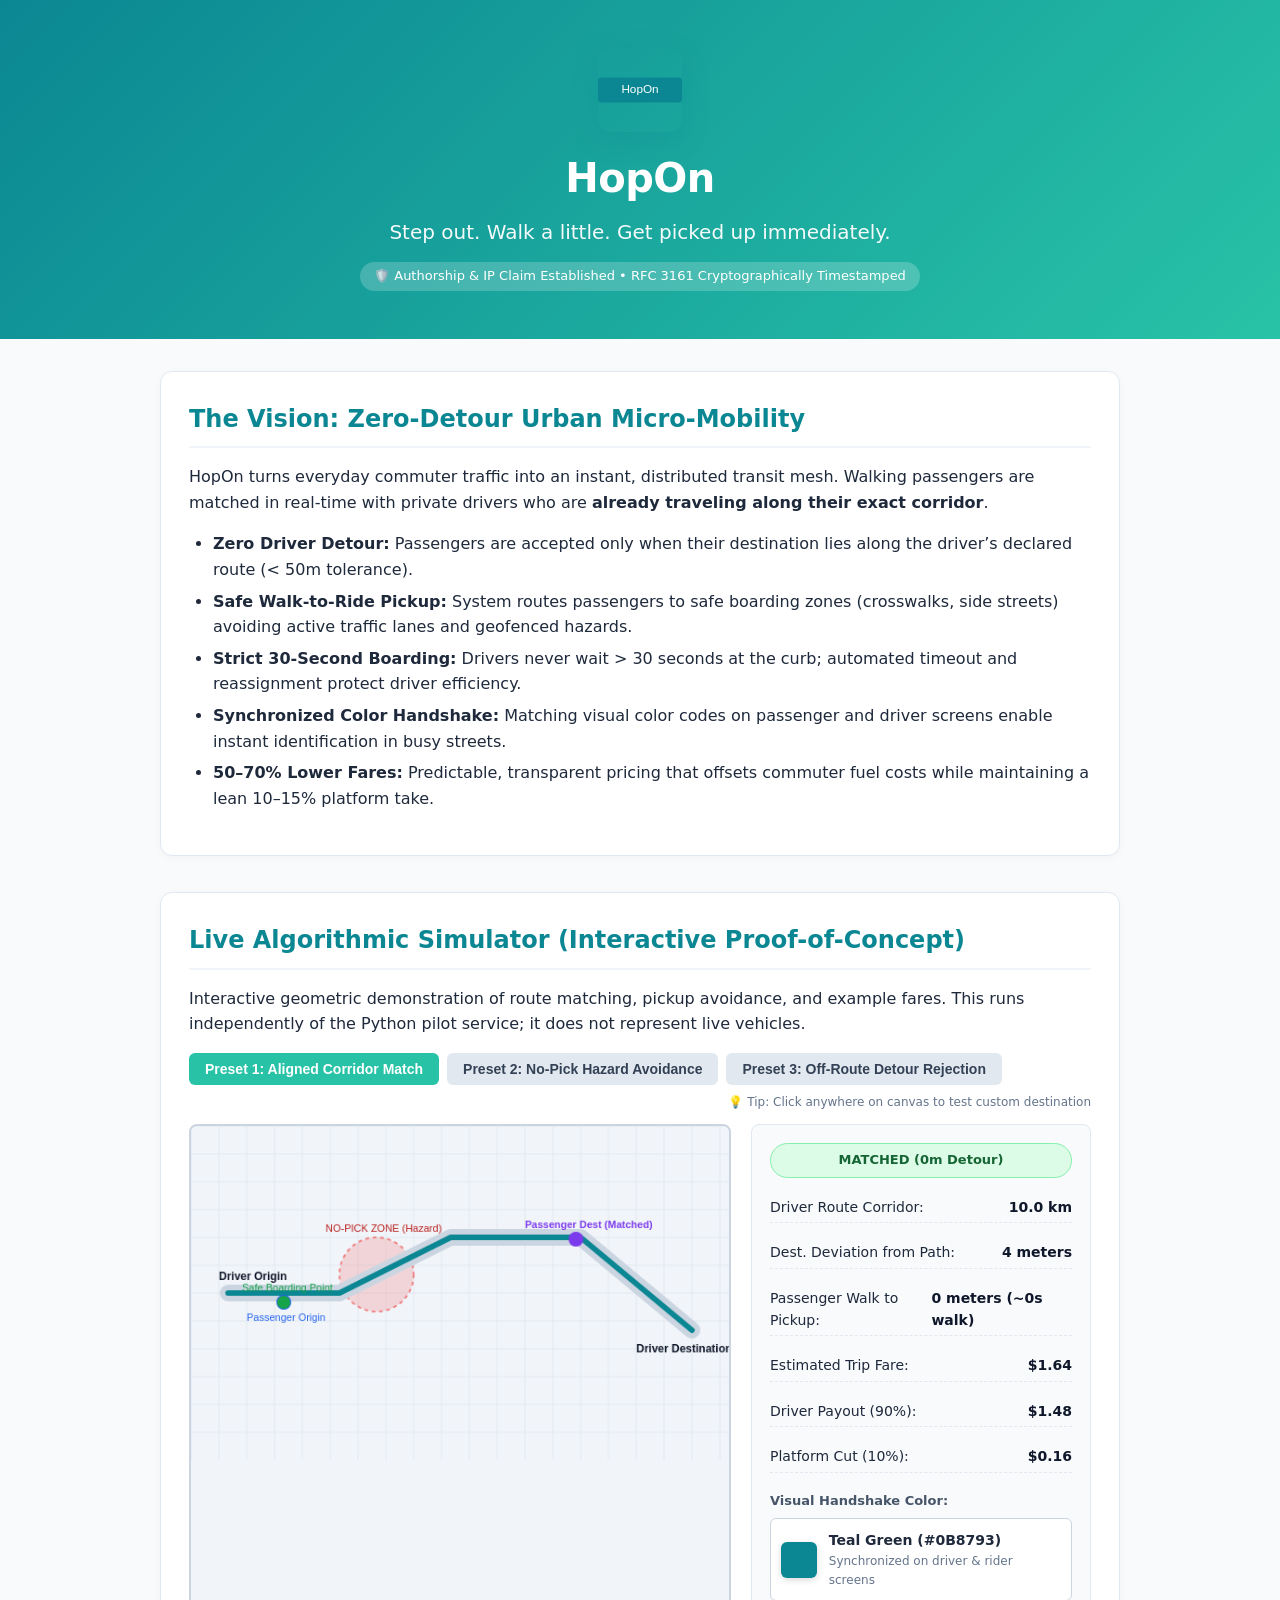
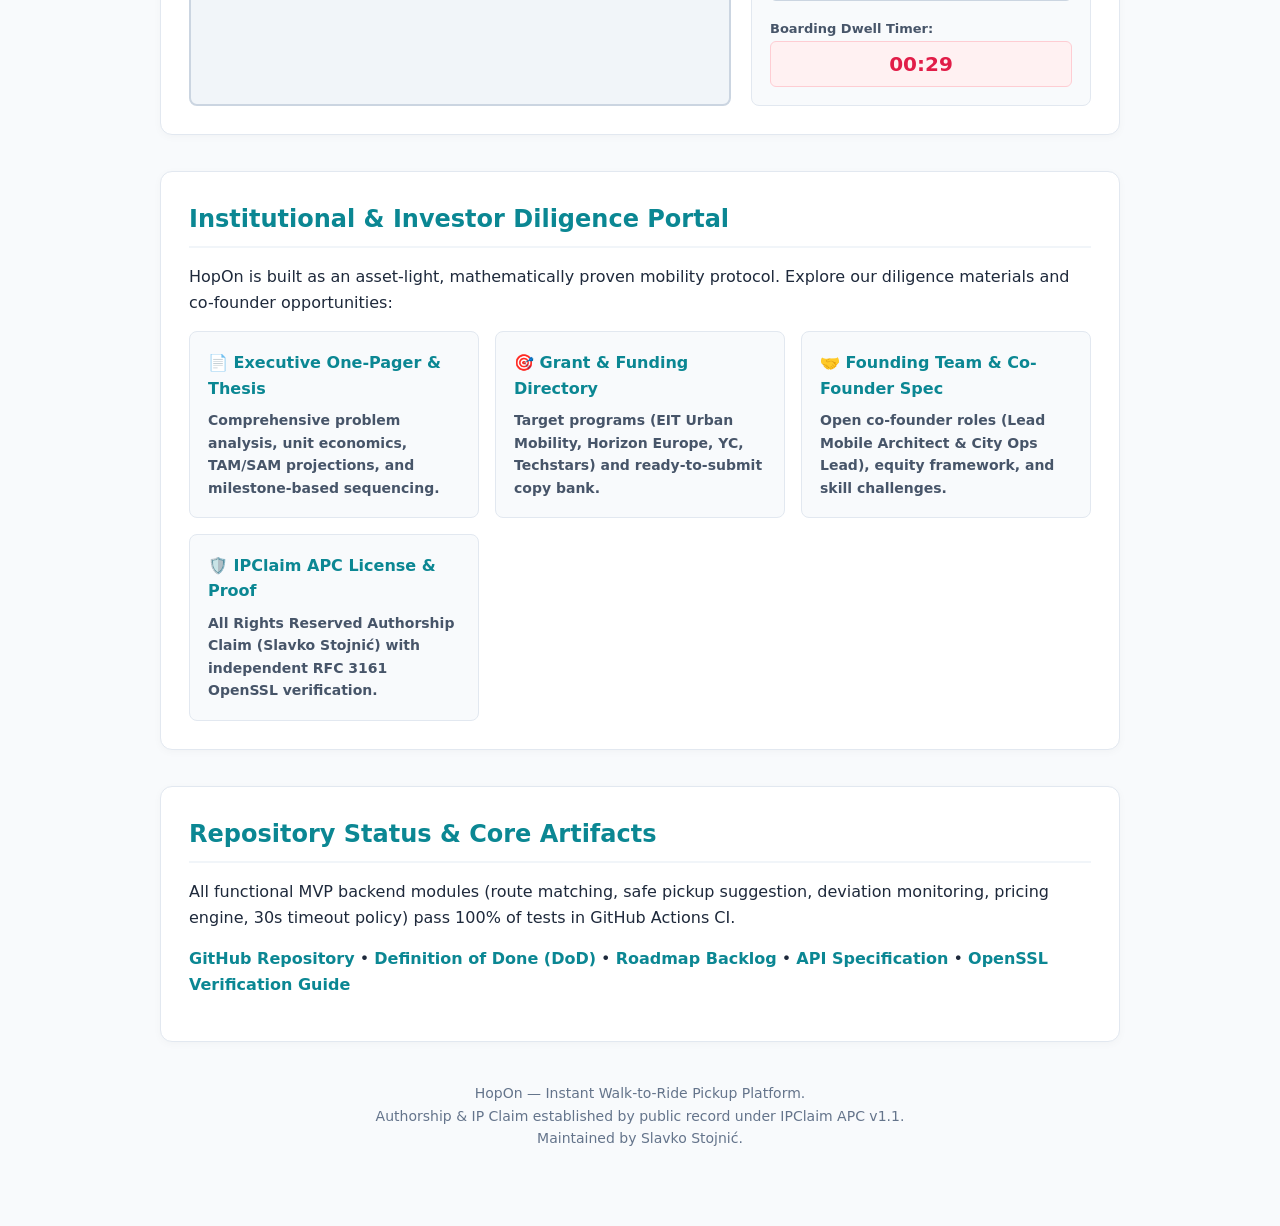
<file: index.html>
<!doctype html>
<html lang="en">
  <head>
    <meta charset="utf-8" />
    <meta name="viewport" content="width=device-width,initial-scale=1" />
    <title>HopOn — Instant Walk-to-Ride Pickup Platform</title>
    <link rel="stylesheet" href="style.css">
  </head>
  <body>
    <header class="hero">
      <img src="logo.svg" alt="HopOn logo" class="logo">
      <h1>HopOn</h1>
      <p class="tagline">Step out. Walk a little. Get picked up immediately.</p>
      <div class="ip-badge-header">
        🛡️ Authorship &amp; IP Claim Established • RFC 3161 Cryptographically Timestamped
      </div>
    </header>

    <main class="container">
      <section id="pitch">
        <h2>The Vision: Zero-Detour Urban Micro-Mobility</h2>
        <p>HopOn turns everyday commuter traffic into an instant, distributed transit mesh. Walking passengers are matched in real-time with private drivers who are <strong>already traveling along their exact corridor</strong>.</p>
        <ul>
          <li><strong>Zero Driver Detour:</strong> Passengers are accepted only when their destination lies along the driver’s declared route (&lt; 50m tolerance).</li>
          <li><strong>Safe Walk-to-Ride Pickup:</strong> System routes passengers to safe boarding zones (crosswalks, side streets) avoiding active traffic lanes and geofenced hazards.</li>
          <li><strong>Strict 30-Second Boarding:</strong> Drivers never wait &gt; 30 seconds at the curb; automated timeout and reassignment protect driver efficiency.</li>
          <li><strong>Synchronized Color Handshake:</strong> Matching visual color codes on passenger and driver screens enable instant identification in busy streets.</li>
          <li><strong>50–70% Lower Fares:</strong> Predictable, transparent pricing that offsets commuter fuel costs while maintaining a lean 10–15% platform take.</li>
        </ul>
      </section>

      <!-- LIVE INTERACTIVE SIMULATOR -->
      <section id="simulator">
        <h2>Live Algorithmic Simulator (Interactive Proof-of-Concept)</h2>
        <p>Interactive geometric demonstration of route matching, pickup avoidance, and example fares. This runs independently of the Python pilot service; it does not represent live vehicles.</p>

        <div class="sim-controls">
          <button class="btn btn-active" id="btn-p1" onclick="loadScenario(1)">Preset 1: Aligned Corridor Match</button>
          <button class="btn btn-secondary" id="btn-p2" onclick="loadScenario(2)">Preset 2: No-Pick Hazard Avoidance</button>
          <button class="btn btn-secondary" id="btn-p3" onclick="loadScenario(3)">Preset 3: Off-Route Detour Rejection</button>
          <span style="font-size:12px;color:#64748b;align-self:center;margin-left:auto;">💡 Tip: Click anywhere on canvas to test custom destination</span>
        </div>

        <div class="simulator-grid">
          <div class="sim-canvas-box">
            <canvas id="simCanvas" width="580" height="360"></canvas>
          </div>

          <div class="sim-panel">
            <div id="statusBadge" class="status-pill status-matched">MATCHED (0m Detour)</div>

            <div class="metric-row">
              <span>Driver Route Corridor:</span>
              <span class="metric-val" id="valRouteLen">10.0 km</span>
            </div>
            <div class="metric-row">
              <span>Dest. Deviation from Path:</span>
              <span class="metric-val" id="valDeviation">8 meters</span>
            </div>
            <div class="metric-row">
              <span>Passenger Walk to Pickup:</span>
              <span class="metric-val" id="valWalk">28 meters (~25s)</span>
            </div>
            <div class="metric-row">
              <span>Estimated Trip Fare:</span>
              <span class="metric-val" id="valFare">.80</span>
            </div>
            <div class="metric-row">
              <span>Driver Payout (90%):</span>
              <span class="metric-val" id="valDriver">.62</span>
            </div>
            <div class="metric-row">
              <span>Platform Cut (10%):</span>
              <span class="metric-val" id="valPlatform">.18</span>
            </div>

            <div>
              <span style="font-size:13px;font-weight:600;color:#475569;">Visual Handshake Color:</span>
              <div class="color-handshake" style="margin-top:6px;">
                <div class="color-swatch" id="colorSwatch" style="background:#0b8793;"></div>
                <div>
                  <div style="font-weight:700;font-size:14px;" id="colorName">Teal Green (#0B8793)</div>
                  <div style="font-size:12px;color:#64748b;">Synchronized on driver &amp; rider screens</div>
                </div>
              </div>
            </div>

            <div>
              <span style="font-size:13px;font-weight:600;color:#475569;">Boarding Dwell Timer:</span>
              <div class="timer-box" id="dwellTimer">00:27</div>
            </div>
          </div>
        </div>
      </section>

      <!-- INSTITUTIONAL, FUNDING & TEAM PORTAL -->
      <section id="institutional">
        <h2>Institutional &amp; Investor Diligence Portal</h2>
        <p>HopOn is built as an asset-light, mathematically proven mobility protocol. Explore our diligence materials and co-founder opportunities:</p>

        <div class="cards-grid">
          <a class="card" href="https://github.com/aRcHmaGe333/HopOn/blob/main/docs/INVESTOR_ONE_PAGER.md">
            <h4>📄 Executive One-Pager &amp; Thesis</h4>
            <p>Comprehensive problem analysis, unit economics, TAM/SAM projections, and milestone-based sequencing.</p>
          </a>

          <a class="card" href="https://github.com/aRcHmaGe333/HopOn/blob/main/docs/FUNDING_TARGETS.md">
            <h4>🎯 Grant &amp; Funding Directory</h4>
            <p>Target programs (EIT Urban Mobility, Horizon Europe, YC, Techstars) and ready-to-submit copy bank.</p>
          </a>

          <a class="card" href="https://github.com/aRcHmaGe333/HopOn/blob/main/docs/COFOUNDER_SPEC.md">
            <h4>🤝 Founding Team &amp; Co-Founder Spec</h4>
            <p>Open co-founder roles (Lead Mobile Architect &amp; City Ops Lead), equity framework, and skill challenges.</p>
          </a>

          <a class="card" href="https://github.com/aRcHmaGe333/HopOn/blob/main/LICENSE.md">
            <h4>🛡️ IPClaim APC License &amp; Proof</h4>
            <p>All Rights Reserved Authorship Claim (Slavko Stojnić) with independent RFC 3161 OpenSSL verification.</p>
          </a>
        </div>
      </section>

      <section id="status">
        <h2>Repository Status &amp; Core Artifacts</h2>
        <p>All functional MVP backend modules (route matching, safe pickup suggestion, deviation monitoring, pricing engine, 30s timeout policy) pass 100% of tests in GitHub Actions CI.</p>
        <p>
          <a href="https://github.com/aRcHmaGe333/HopOn">GitHub Repository</a> •
          <a href="https://github.com/aRcHmaGe333/HopOn/blob/main/DoD.md">Definition of Done (DoD)</a> •
          <a href="https://github.com/aRcHmaGe333/HopOn/blob/main/BACKLOG.md">Roadmap Backlog</a> •
          <a href="https://github.com/aRcHmaGe333/HopOn/blob/main/docs/api.md">API Specification</a> •
          <a href="https://github.com/aRcHmaGe333/HopOn/blob/main/VERIFY.md">OpenSSL Verification Guide</a>
        </p>
      </section>

      <footer>
        <p>HopOn — Instant Walk-to-Ride Pickup Platform.<br>Authorship &amp; IP Claim established by public record under IPClaim APC v1.1.<br>Maintained by Slavko Stojnić.</p>
      </footer>
    </main>

    <script>
      // SIMULATOR SCRIPT
      const canvas = document.getElementById('simCanvas');
      const ctx = canvas.getContext('2d');

      const driverRoute = [
        {x: 40, y: 180},
        {x: 160, y: 180},
        {x: 280, y: 120},
        {x: 420, y: 120},
        {x: 540, y: 220}
      ];

      const noPickZone = { x: 200, y: 160, r: 40 };

      let passenger = {
        origin: {x: 170, y: 165},
        dest: {x: 410, y: 125}
      };

      const colorPalette = [
        {name: "Teal Green (#0B8793)", hex: "#0b8793"},
        {name: "Coral Sun (#E056FD)", hex: "#e056fd"},
        {name: "Amber Flame (#F0932B)", hex: "#f0932b"},
        {name: "Electric Blue (#22A6B3)", hex: "#22a6b3"},
        {name: "Emerald Flash (#6AB04C)", hex: "#6ab04c"}
      ];

      let currentColor = colorPalette[0];
      let timerSec = 28;

      function distSq(p1, p2) {
        return (p1.x - p2.x)**2 + (p1.y - p2.y)**2;
      }

      function dist(p1, p2) {
        return Math.sqrt(distSq(p1, p2));
      }

      function distToSegment(p, v, w) {
        const l2 = distSq(v, w);
        if (l2 === 0) return dist(p, v);
        let t = ((p.x - v.x) * (w.x - v.x) + (p.y - v.y) * (w.y - v.y)) / l2;
        t = Math.max(0, Math.min(1, t));
        return dist(p, { x: v.x + t * (w.x - v.x), y: v.y + t * (w.y - v.y) });
      }

      function minDistanceToRoute(pt, route) {
        let best = Infinity;
        for (let i = 0; i < route.length - 1; i++) {
          const d = distToSegment(pt, route[i], route[i+1]);
          if (d < best) best = d;
        }
        return best;
      }

      function suggestPickup(origin, hazard) {
        // Offsets in pixels (representing ~10-20 meters)
        const offsets = [
          {dx: 0, dy: 0},
          {dx: 0, dy: -25},
          {dx: 0, dy: 25},
          {dx: 25, dy: 0},
          {dx: -25, dy: 0},
          {dx: 30, dy: -25},
          {dx: -30, dy: 25}
        ];
        for (let o of offsets) {
          const cand = { x: origin.x + o.dx, y: origin.y + o.dy };
          if (dist(cand, hazard) > hazard.r) {
            return cand;
          }
        }
        return { x: origin.x + 35, y: origin.y - 35 };
      }

      function loadScenario(num) {
        document.querySelectorAll('.sim-controls .btn').forEach(b => b.className = 'btn btn-secondary');
        document.getElementById('btn-p' + num).className = 'btn btn-active';

        if (num === 1) {
          passenger.origin = {x: 100, y: 190};
          passenger.dest = {x: 415, y: 122};
          currentColor = colorPalette[0];
        } else if (num === 2) {
          passenger.origin = {x: 200, y: 165}; // inside no-pick zone
          passenger.dest = {x: 430, y: 125};
          currentColor = colorPalette[1];
        } else if (num === 3) {
          passenger.origin = {x: 110, y: 190};
          passenger.dest = {x: 320, y: 310}; // far off-route detour
          currentColor = colorPalette[2];
        }
        timerSec = 30;
        updateSim();
      }

      function updateSim() {
        const destDevPx = minDistanceToRoute(passenger.dest, driverRoute);
        const isMatched = destDevPx <= 22; // ~50m scale threshold
        const pickupPt = suggestPickup(passenger.origin, noPickZone);
        const walkDistPx = dist(passenger.origin, pickupPt);

        // Update UI
        const badge = document.getElementById('statusBadge');
        if (isMatched) {
          badge.className = 'status-pill status-matched';
          badge.innerText = 'MATCHED (0m Detour)';
        } else {
          badge.className = 'status-pill status-nomatch';
          badge.innerText = 'REJECTED (Detour > 50m)';
        }

        const devMeters = Math.round(destDevPx * 1.8);
        document.getElementById('valDeviation').innerText = devMeters + ' meters';
        
        const walkMeters = Math.round(walkDistPx * 1.5);
        const walkSec = Math.round(walkMeters * 0.9);
        document.getElementById('valWalk').innerText = walkMeters + ' meters (~' + walkSec + 's walk)';

        const tripKm = isMatched ? 7.8 : 0;
        const totalFare = isMatched ? (1.50 * (tripKm / 10) * 1.4).toFixed(2) : 0;
        const driverFare = (totalFare * 0.9).toFixed(2);
        const platformFare = (totalFare * 0.1).toFixed(2);

        document.getElementById('valFare').innerText = isMatched ? '$' + totalFare : '$0.00';
        document.getElementById('valDriver').innerText = isMatched ? '$' + driverFare : '$0.00';
        document.getElementById('valPlatform').innerText = isMatched ? '$' + platformFare : '$0.00';

        document.getElementById('colorSwatch').style.background = currentColor.hex;
        document.getElementById('colorName').innerText = currentColor.name;

        draw(pickupPt, isMatched);
      }

      function draw(pickupPt, isMatched) {
        ctx.clearRect(0, 0, canvas.width, canvas.height);

        // Background grid
        ctx.strokeStyle = '#e2e8f0';
        ctx.lineWidth = 1;
        for (let x = 0; x < canvas.width; x += 30) {
          ctx.beginPath(); ctx.moveTo(x, 0); ctx.lineTo(x, canvas.height); ctx.stroke();
        }
        for (let y = 0; y < canvas.height; y += 30) {
          ctx.beginPath(); ctx.moveTo(0, y); ctx.lineTo(canvas.width, y); ctx.stroke();
        }

        // Draw No-Pick Hazard Zone
        ctx.fillStyle = 'rgba(239, 68, 68, 0.18)';
        ctx.strokeStyle = 'rgba(239, 68, 68, 0.6)';
        ctx.lineWidth = 2;
        ctx.setLineDash([4, 4]);
        ctx.beginPath();
        ctx.arc(noPickZone.x, noPickZone.y, noPickZone.r, 0, Math.PI * 2);
        ctx.fill();
        ctx.stroke();
        ctx.setLineDash([]);

        ctx.fillStyle = '#b91c1c';
        ctx.font = '11px sans-serif';
        ctx.fillText('NO-PICK ZONE (Hazard)', noPickZone.x - 55, noPickZone.y - noPickZone.r - 6);

        // Draw Driver Route Corridor
        ctx.strokeStyle = '#cbd5e1';
        ctx.lineWidth = 18;
        ctx.lineCap = 'round';
        ctx.lineJoin = 'round';
        ctx.beginPath();
        ctx.moveTo(driverRoute[0].x, driverRoute[0].y);
        for (let i = 1; i < driverRoute.length; i++) {
          ctx.lineTo(driverRoute[i].x, driverRoute[i].y);
        }
        ctx.stroke();

        ctx.strokeStyle = '#0b8793';
        ctx.lineWidth = 6;
        ctx.beginPath();
        ctx.moveTo(driverRoute[0].x, driverRoute[0].y);
        for (let i = 1; i < driverRoute.length; i++) {
          ctx.lineTo(driverRoute[i].x, driverRoute[i].y);
        }
        ctx.stroke();

        // Route Start / End Labels
        ctx.fillStyle = '#0f172a';
        ctx.font = 'bold 12px sans-serif';
        ctx.fillText('Driver Origin', driverRoute[0].x - 10, driverRoute[0].y - 14);
        ctx.fillText('Driver Destination', driverRoute[driverRoute.length-1].x - 60, driverRoute[driverRoute.length-1].y + 24);

        // Draw Passenger Origin
        ctx.fillStyle = '#2563eb';
        ctx.beginPath();
        ctx.arc(passenger.origin.x, passenger.origin.y, 8, 0, Math.PI * 2);
        ctx.fill();
        ctx.font = '11px sans-serif';
        ctx.fillText('Passenger Origin', passenger.origin.x - 40, passenger.origin.y + 20);

        // Draw Safe Pickup Point & Walk line
        if (pickupPt) {
          ctx.strokeStyle = '#16a34a';
          ctx.lineWidth = 2;
          ctx.setLineDash([3, 3]);
          ctx.beginPath();
          ctx.moveTo(passenger.origin.x, passenger.origin.y);
          ctx.lineTo(pickupPt.x, pickupPt.y);
          ctx.stroke();
          ctx.setLineDash([]);

          ctx.fillStyle = '#16a34a';
          ctx.beginPath();
          ctx.arc(pickupPt.x, pickupPt.y, 7, 0, Math.PI * 2);
          ctx.fill();
          ctx.fillText('Safe Boarding Point', pickupPt.x - 45, pickupPt.y - 12);
        }

        // Draw Passenger Destination
        ctx.fillStyle = isMatched ? '#7c3aed' : '#dc2626';
        ctx.beginPath();
        ctx.arc(passenger.dest.x, passenger.dest.y, 8, 0, Math.PI * 2);
        ctx.fill();
        ctx.font = 'bold 11px sans-serif';
        ctx.fillText(isMatched ? 'Passenger Dest (Matched)' : 'Passenger Dest (Detour!)', passenger.dest.x - 55, passenger.dest.y - 12);
      }

      canvas.addEventListener('click', (e) => {
        const rect = canvas.getBoundingClientRect();
        const scaleX = canvas.width / rect.width;
        const scaleY = canvas.height / rect.height;
        const clickX = (e.clientX - rect.left) * scaleX;
        const clickY = (e.clientY - rect.top) * scaleY;

        passenger.dest = { x: clickX, y: clickY };
        document.querySelectorAll('.sim-controls .btn').forEach(b => b.className = 'btn btn-secondary');
        updateSim();
      });

      // Boarding Countdown interval
      setInterval(() => {
        timerSec = timerSec > 0 ? timerSec - 1 : 30;
        const secStr = timerSec < 10 ? '0' + timerSec : timerSec;
        document.getElementById('dwellTimer').innerText = '00:' + secStr;
      }, 1000);

      loadScenario(1);
    </script>
  </body>
</html>
</file>
<file: style.css>
body { font-family: system-ui, -apple-system, 'Segoe UI', Roboto, 'Helvetica Neue', Arial, sans-serif; color: #1e293b; margin: 0; background: #f8fafc; line-height: 1.6; }
.hero { background: linear-gradient(135deg, #0b8793 0%, #28c3a7 100%); color: #fff; padding: 48px 20px; text-align: center; }
.logo { width: 84px; height: 84px; vertical-align: middle; border-radius: 12px; box-shadow: 0 8px 24px rgba(11,135,147,0.25); }
h1 { margin: 14px 0 6px; font-size: 40px; font-weight: 800; letter-spacing: -0.5px; }
.tagline { margin: 0; font-size: 20px; opacity: 0.95; font-weight: 300; }
.ip-badge-header { display: inline-block; margin-top: 14px; background: rgba(255,255,255,0.2); padding: 4px 14px; border-radius: 20px; font-size: 13px; font-weight: 500; }
.container { padding: 32px 20px; max-width: 960px; margin: 0 auto; }
section { margin-bottom: 36px; background: #fff; padding: 28px; border-radius: 12px; border: 1px solid #e2e8f0; box-shadow: 0 2px 8px rgba(0,0,0,0.03); }
h2 { margin: 0 0 16px; color: #0b8793; font-size: 24px; border-bottom: 2px solid #f1f5f9; padding-bottom: 8px; }
h3 { margin: 16px 0 8px; color: #0f172a; font-size: 18px; }
ul, ol { margin-top: 8px; padding-left: 24px; }
li { margin-bottom: 6px; }
a { color: #0b8793; font-weight: 600; text-decoration: none; }
a:hover { text-decoration: underline; }

/* Simulator styles */
.simulator-container { display: flex; flex-direction: column; gap: 20px; }
@media (min-width: 768px) {
  .simulator-grid { display: grid; grid-template-columns: 1fr 340px; gap: 20px; }
}
.sim-canvas-box { position: relative; border-radius: 8px; overflow: hidden; border: 2px solid #cbd5e1; background: #f1f5f9; text-align: center; }
canvas { display: block; width: 100%; height: auto; cursor: crosshair; }
.sim-controls { display: flex; flex-wrap: wrap; gap: 8px; margin-bottom: 12px; }
.btn { background: #0b8793; color: #fff; border: none; padding: 8px 16px; border-radius: 6px; cursor: pointer; font-size: 14px; font-weight: 600; transition: background 0.2s; }
.btn:hover { background: #086972; text-decoration: none; }
.btn-secondary { background: #e2e8f0; color: #334155; }
.btn-secondary:hover { background: #cbd5e1; color: #0f172a; }
.btn-active { background: #28c3a7; color: #fff; }

.sim-panel { background: #f8fafc; border: 1px solid #e2e8f0; border-radius: 8px; padding: 18px; display: flex; flex-direction: column; gap: 14px; }
.status-pill { display: inline-block; padding: 6px 12px; border-radius: 20px; font-size: 13px; font-weight: 700; text-align: center; }
.status-matched { background: #dcfce7; color: #166534; border: 1px solid #86efac; }
.status-nomatch { background: #fee2e2; color: #991b1b; border: 1px solid #fca5a5; }

.metric-row { display: flex; justify-content: space-between; font-size: 14px; padding: 4px 0; border-bottom: 1px dashed #e2e8f0; }
.metric-val { font-weight: 700; color: #0f172a; }

.color-handshake { display: flex; align-items: center; gap: 12px; background: #fff; padding: 10px; border-radius: 6px; border: 1px solid #cbd5e1; }
.color-swatch { width: 36px; height: 36px; border-radius: 6px; box-shadow: 0 2px 6px rgba(0,0,0,0.15); animation: pulse 2s infinite; }
@keyframes pulse { 0% { transform: scale(1); } 50% { transform: scale(1.08); } 100% { transform: scale(1); } }

.timer-box { font-size: 20px; font-weight: 800; color: #e11d48; text-align: center; background: #fff1f2; padding: 6px; border-radius: 6px; border: 1px solid #fecdd3; }

/* Cards Grid */
.cards-grid { display: grid; grid-template-columns: repeat(auto-fit, minmax(260px, 1fr)); gap: 16px; margin-top: 14px; }
.card { background: #f8fafc; border: 1px solid #e2e8f0; border-radius: 8px; padding: 18px; transition: transform 0.2s, box-shadow 0.2s; }
.card:hover { transform: translateY(-2px); box-shadow: 0 6px 16px rgba(0,0,0,0.06); border-color: #cbd5e1; }
.card h4 { margin: 0 0 8px; color: #0b8793; font-size: 16px; }
.card p { margin: 0; font-size: 14px; color: #475569; }

footer { margin-top: 40px; text-align: center; color: #64748b; font-size: 14px; padding-bottom: 30px; }
</file>
